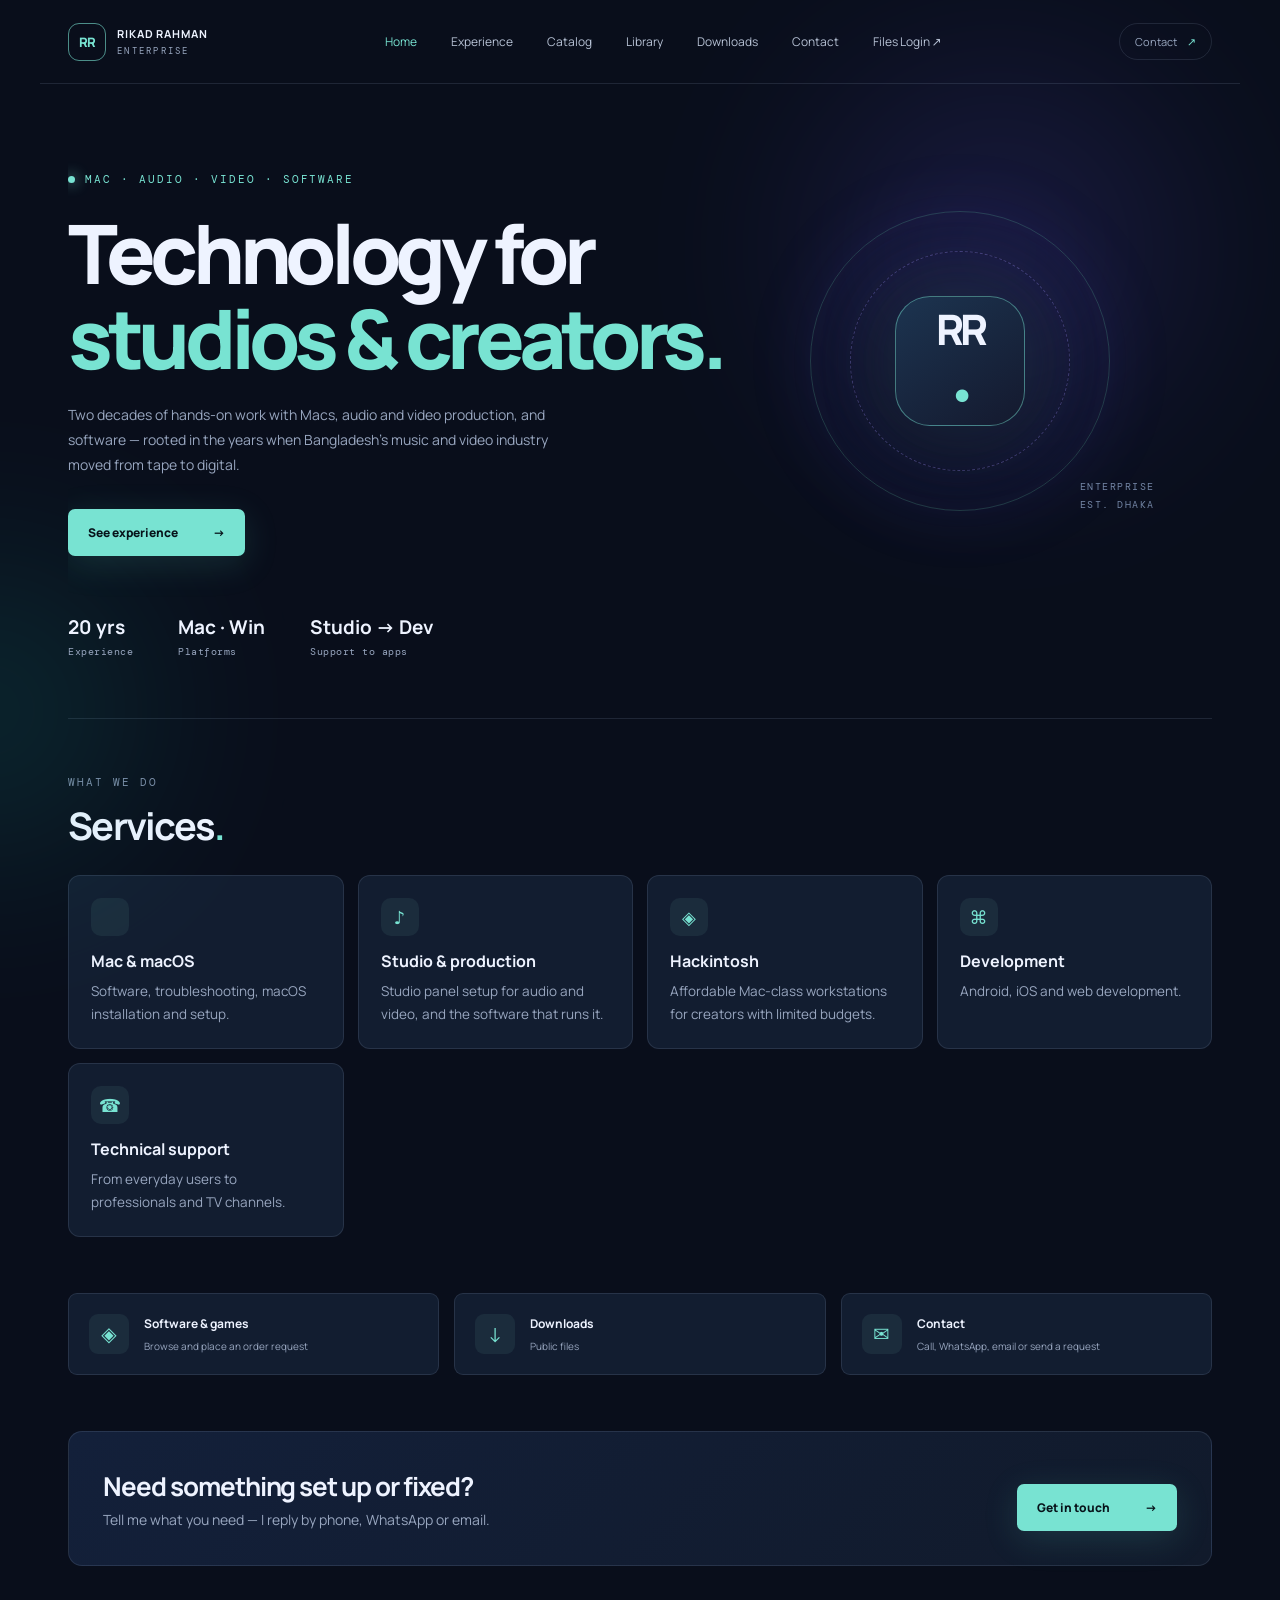
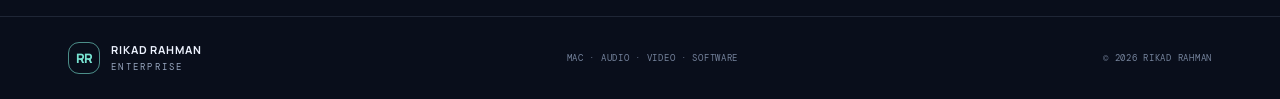
<file: index.html>
<!doctype html><html lang="en"><head><meta charset="utf-8"><meta name="viewport" content="width=device-width,initial-scale=1"><meta name="theme-color" content="#090e1b"><meta name="description" content="Mac, audio-video and software solutions from Dhaka, Bangladesh."><title>Rikad Rahman Enterprise</title><link rel="icon" href="data:image/svg+xml,%3Csvg xmlns='http://www.w3.org/2000/svg' viewBox='0 0 64 64'%3E%3Crect width='64' height='64' rx='14' fill='%230b1020'/%3E%3Ctext x='32' y='42' font-size='28' font-family='sans-serif' font-weight='800' text-anchor='middle' fill='%2378e3d2'%3ERR%3C/text%3E%3C/svg%3E"><link rel="stylesheet" href="/portal/style.css"><link rel="stylesheet" href="/assets/site.css"></head><body data-site="enterprise"><div class="ambient ambient-a"></div><div class="ambient ambient-b"></div><header class="topbar"><a class="brand" href="/"><span class="brand-mark">RR</span><span><b>RIKAD RAHMAN</b><small>ENTERPRISE</small></span></a><nav><a href="/" class="on">Home</a><a href="/experience.html">Experience</a><a href="/catalog.html">Catalog</a><a href="/portal/">Library</a><a href="/downloads/">Downloads</a><a href="/contact.html">Contact</a><a href="https://nas.rikadrahman.dpdns.org/files" target="_blank" rel="noopener">Files Login ↗</a></nav><a class="admin-link" href="/contact.html">Contact <span>↗</span></a></header><main><section class="hero"><div class="eyebrow"><span class="pulse"></span> MAC · AUDIO · VIDEO · SOFTWARE</div><h1>Technology for<br><em>studios &amp; creators.</em></h1><p class="hero-copy">Two decades of hands-on work with Macs, audio and video production, and software — rooted in the years when Bangladesh's music and video industry moved from tape to digital.</p><a class="primary-btn" href="/experience.html">See experience <span>→</span></a><div class="hero-stats"><div><strong>20 yrs</strong><span>Experience</span></div><div><strong>Mac · Win</strong><span>Platforms</span></div><div><strong>Studio → Dev</strong><span>Support to apps</span></div></div><div class="hero-art"><div class="art-core">RR<span>•</span></div><div class="art-ring"></div><div class="art-ring ring-two"></div><div class="art-label">ENTERPRISE<br>EST. DHAKA</div></div></section><section class="rr-sec"><div class="eyebrow muted">WHAT WE DO</div><h2>Services<span style="color:var(--rr-cyan)">.</span></h2><div class="rr-grid"><div class="rr-card"><div class="rr-ic"></div><h3>Mac &amp; macOS</h3><p>Software, troubleshooting, macOS installation and setup.</p></div><div class="rr-card"><div class="rr-ic">♪</div><h3>Studio &amp; production</h3><p>Studio panel setup for audio and video, and the software that runs it.</p></div><div class="rr-card"><div class="rr-ic">◈</div><h3>Hackintosh</h3><p>Affordable Mac-class workstations for creators with limited budgets.</p></div><div class="rr-card"><div class="rr-ic">⌘</div><h3>Development</h3><p>Android, iOS and web development.</p></div><div class="rr-card"><div class="rr-ic">☎</div><h3>Technical support</h3><p>From everyday users to professionals and TV channels.</p></div></div></section><section class="quick-links"><a href="/catalog.html"><span>◈</span><b>Software &amp; games</b><small>Browse and place an order request</small></a><a href="/downloads/"><span>↓</span><b>Downloads</b><small>Public files</small></a><a href="/contact.html"><span>✉</span><b>Contact</b><small>Call, WhatsApp, email or send a request</small></a></section><div class="rr-cta"><div><h2>Need something set up or fixed?</h2><p>Tell me what you need — I reply by phone, WhatsApp or email.</p></div><a class="primary-btn" href="/contact.html">Get in touch <span>→</span></a></div><div style="height:50px"></div></main><footer><a class="brand footer-brand" href="/"><span class="brand-mark">RR</span><span><b>RIKAD RAHMAN</b><small>ENTERPRISE</small></span></a><span>MAC · AUDIO · VIDEO · SOFTWARE</span><span>© <span id="year"></span> RIKAD RAHMAN</span></footer><script src="/js/site.js"></script></body></html>
</file>
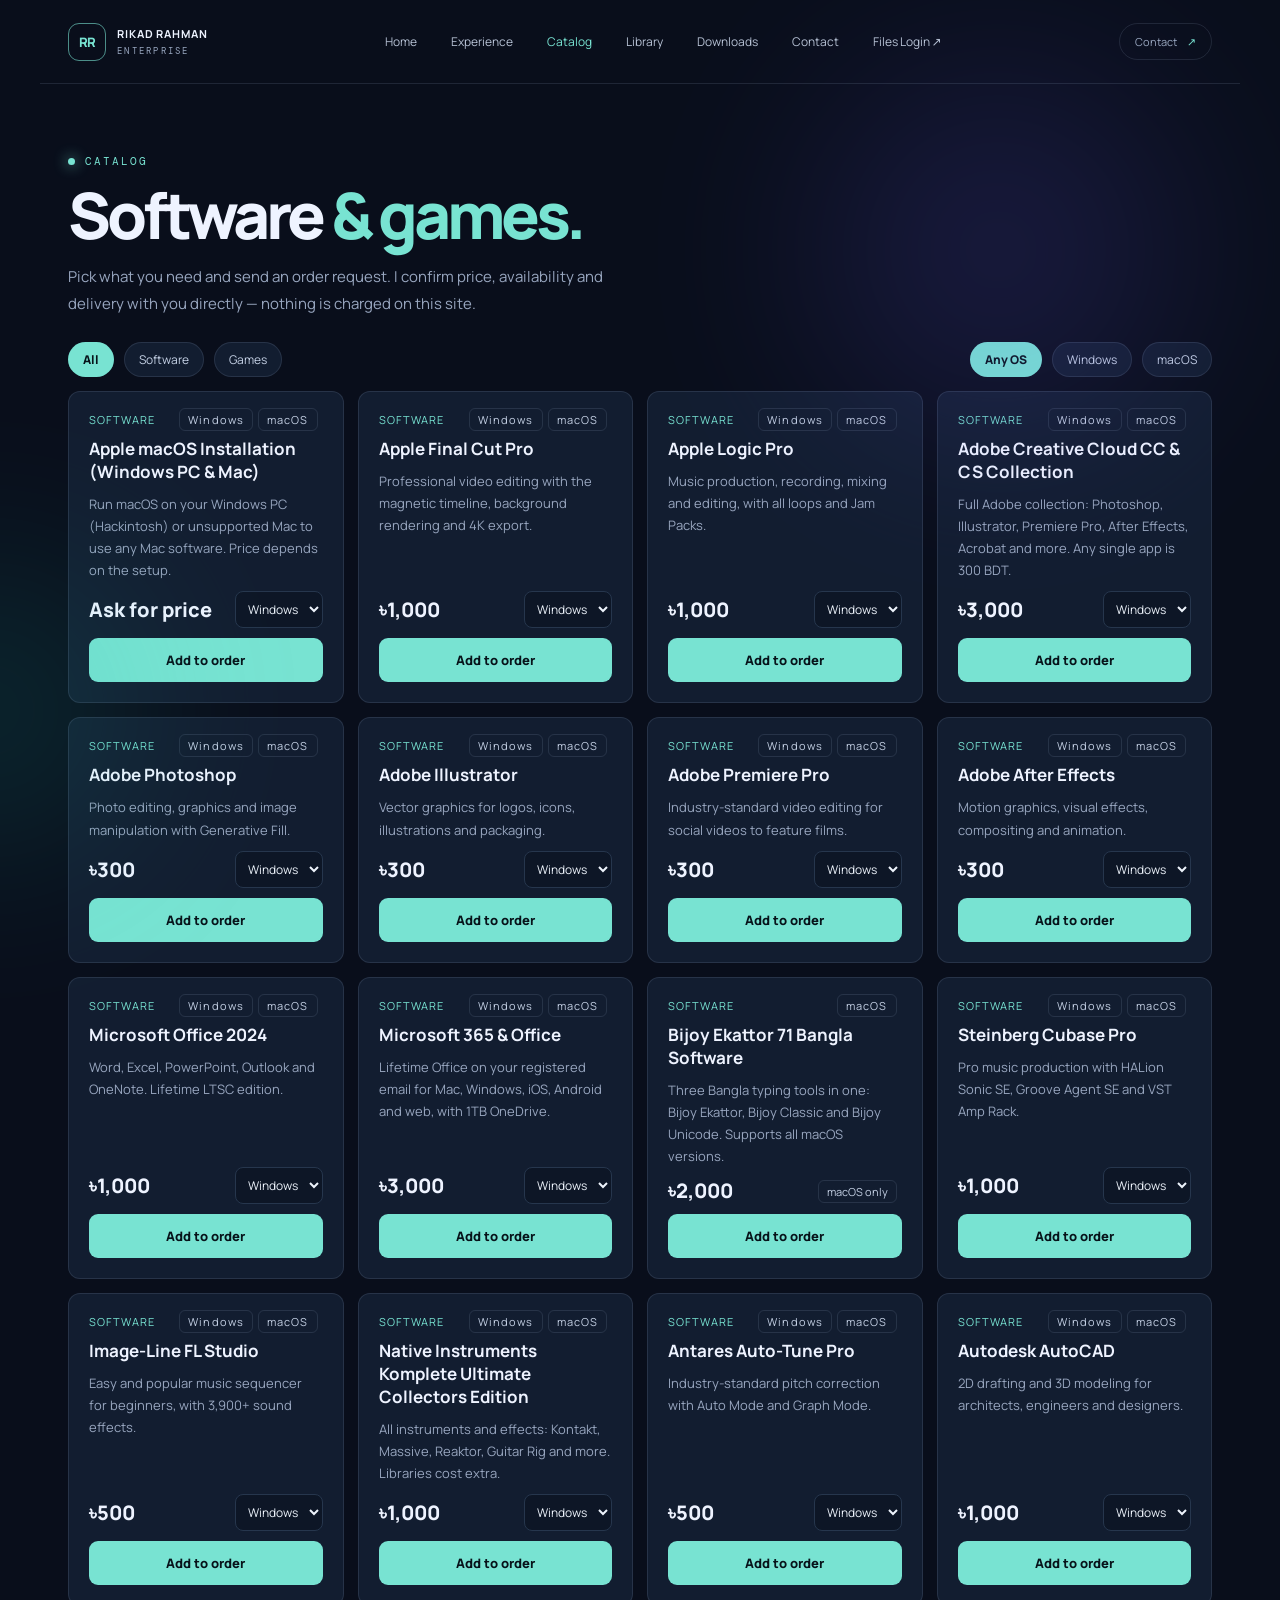
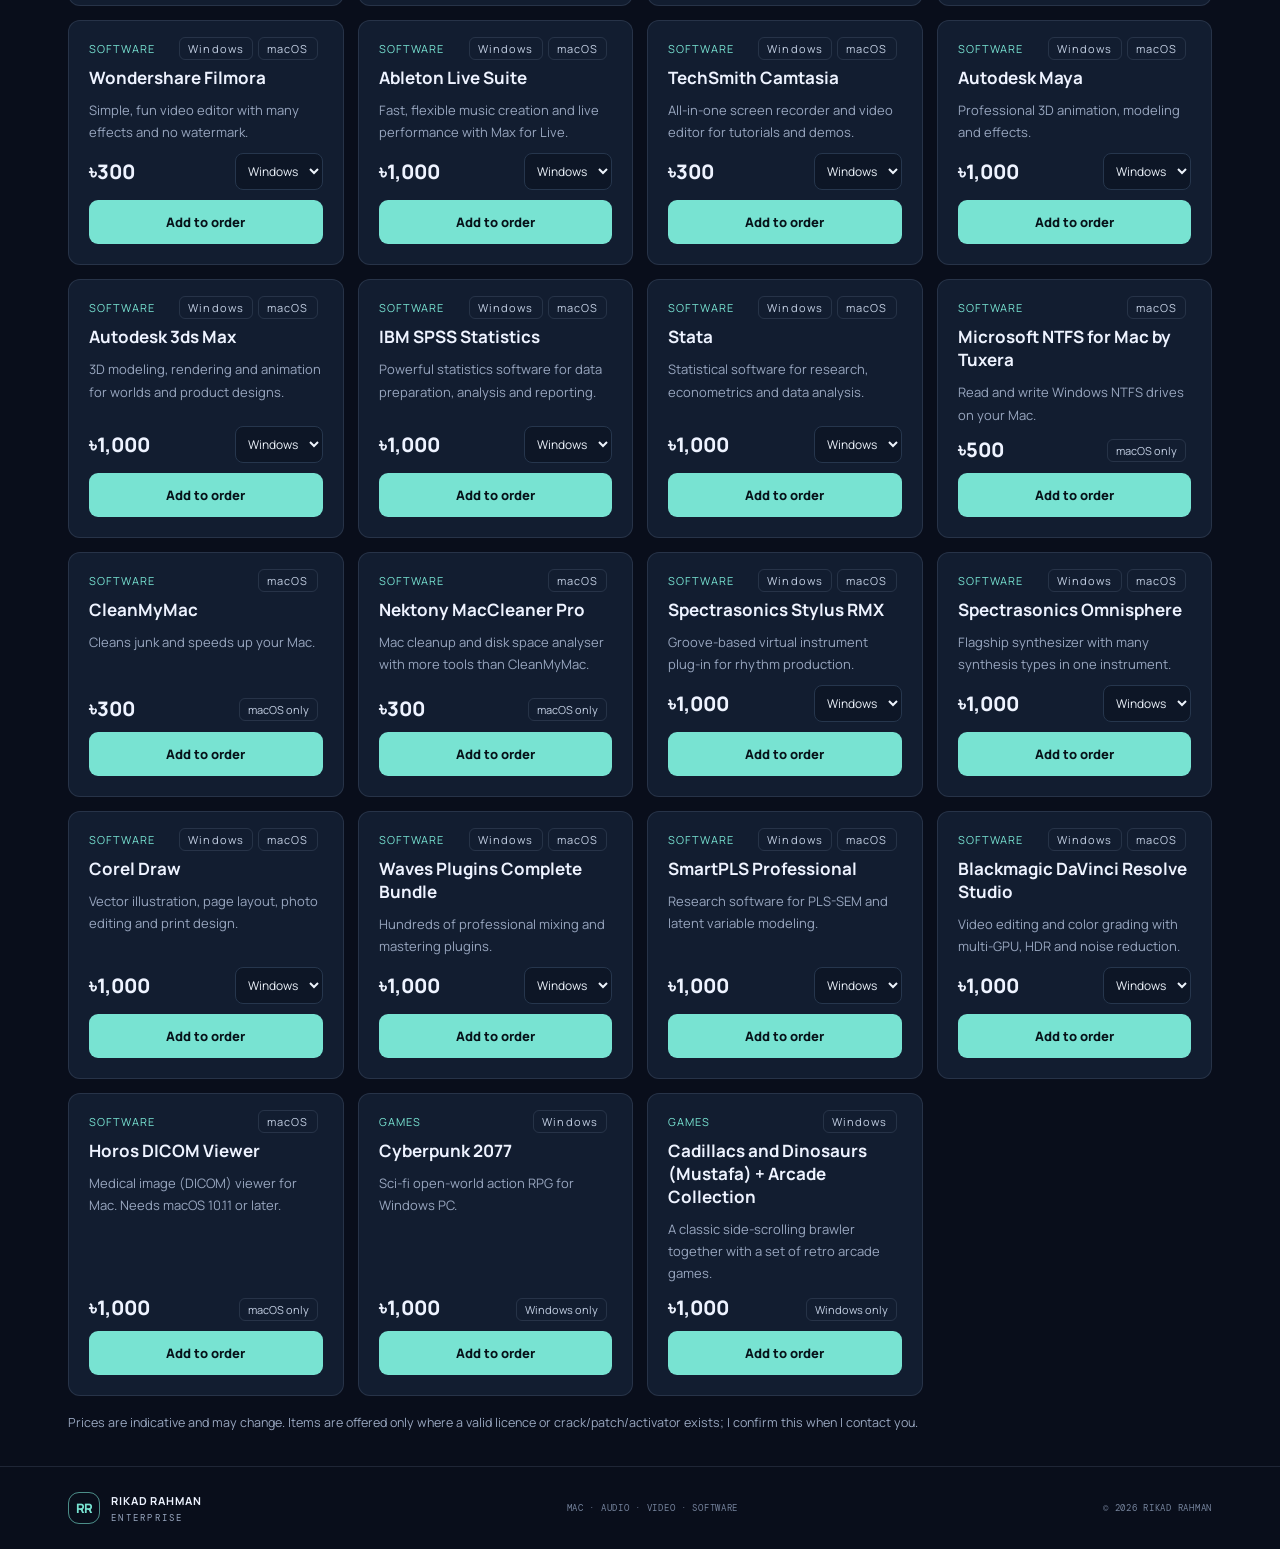
<file: catalog.html>
<!doctype html><html lang="en"><head><meta charset="utf-8"><meta name="viewport" content="width=device-width,initial-scale=1"><meta name="theme-color" content="#090e1b"><meta name="description" content="Software and games catalogue with order requests."><title>Catalog | Rikad Rahman Enterprise</title><link rel="icon" href="data:image/svg+xml,%3Csvg xmlns='http://www.w3.org/2000/svg' viewBox='0 0 64 64'%3E%3Crect width='64' height='64' rx='14' fill='%230b1020'/%3E%3Ctext x='32' y='42' font-size='28' font-family='sans-serif' font-weight='800' text-anchor='middle' fill='%2378e3d2'%3ERR%3C/text%3E%3C/svg%3E"><link rel="stylesheet" href="/portal/style.css"><link rel="stylesheet" href="/assets/site.css"></head><body data-site="enterprise"><div class="ambient ambient-a"></div><div class="ambient ambient-b"></div><header class="topbar"><a class="brand" href="/"><span class="brand-mark">RR</span><span><b>RIKAD RAHMAN</b><small>ENTERPRISE</small></span></a><nav><a href="/">Home</a><a href="/experience.html">Experience</a><a href="/catalog.html" class="on">Catalog</a><a href="/portal/">Library</a><a href="/downloads/">Downloads</a><a href="/contact.html">Contact</a><a href="https://nas.rikadrahman.dpdns.org/files" target="_blank" rel="noopener">Files Login ↗</a></nav><a class="admin-link" href="/contact.html">Contact <span>↗</span></a></header><main><section class="rr-page"><div class="eyebrow"><span class="pulse"></span> CATALOG</div><h1>Software <em>&amp; games.</em></h1><p class="rr-lead">Pick what you need and send an order request. I confirm price, availability and delivery with you directly — nothing is charged on this site.</p><div class="rr-bar"><button class="on" data-cat="All">All</button><button data-cat="Software">Software</button><button data-cat="Games">Games</button><span class="sp"></span><button class="on" data-plat="Any">Any OS</button><button data-plat="win">Windows</button><button data-plat="mac">macOS</button></div><div id="shop" class="rr-shop"><p class="rr-note">Loading…</p></div><div id="cartBar" class="rr-cart hidden"><span><b id="cartCount">0</b> item(s) · Total: <b id="cartTotal">—</b></span><button id="review" class="rr-btn">Review &amp; send order</button></div><div id="orderPanel" class="rr-order hidden"><h3 style="margin-top:0">Your order</h3><ul id="orderList"></ul><form id="orderForm" class="rr-form"><input name="name" placeholder="Your name" maxlength="80"><input name="contact" placeholder="Phone or email *" required maxlength="120"><textarea name="message" rows="3" placeholder="Notes (optional)" maxlength="800"></textarea><input class="rr-hp" name="hp" tabindex="-1" autocomplete="off" aria-hidden="true"><button class="rr-btn" type="submit">Send order request</button><p id="orderStatus" class="rr-status" role="status"></p></form></div><p class="rr-note">Prices are indicative and may change. Items are offered only where a valid licence or crack/patch/activator exists; I confirm this when I contact you.</p></section></main><footer><a class="brand footer-brand" href="/"><span class="brand-mark">RR</span><span><b>RIKAD RAHMAN</b><small>ENTERPRISE</small></span></a><span>MAC · AUDIO · VIDEO · SOFTWARE</span><span>© <span id="year"></span> RIKAD RAHMAN</span></footer><script src="/js/site.js"></script><script src="/js/shop.js"></script></body></html>
</file>
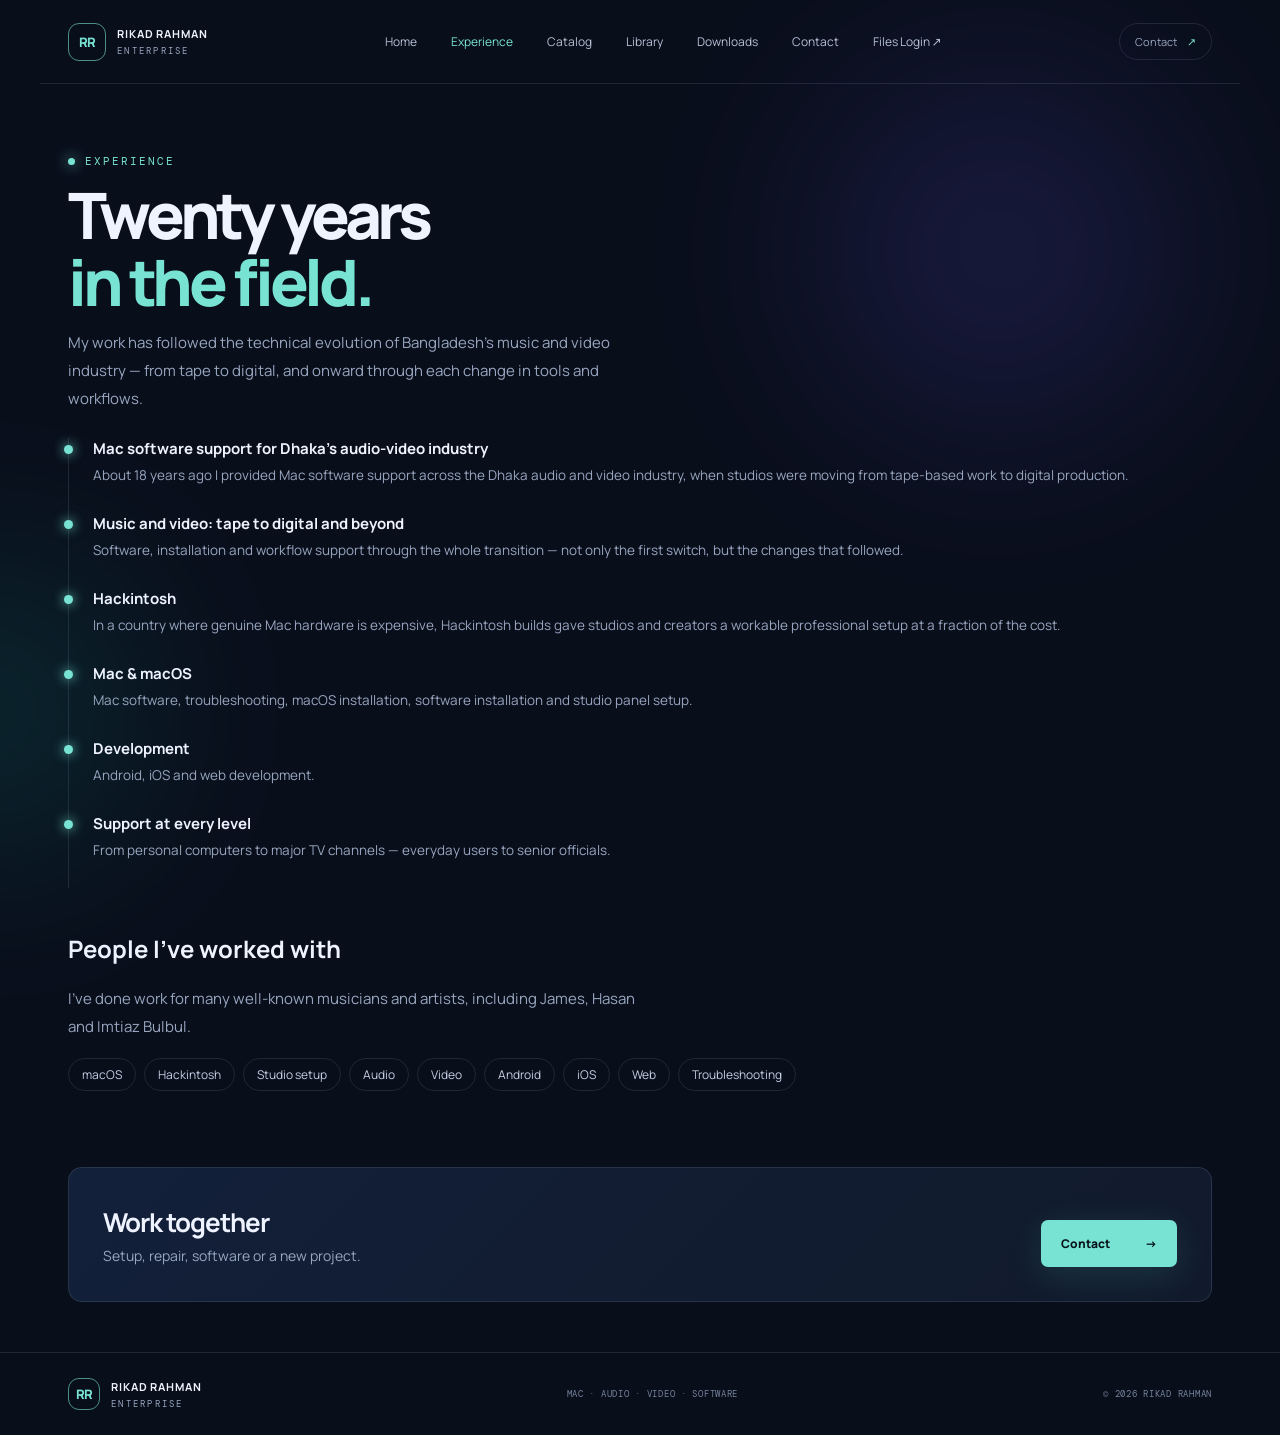
<file: experience.html>
<!doctype html><html lang="en"><head><meta charset="utf-8"><meta name="viewport" content="width=device-width,initial-scale=1"><meta name="theme-color" content="#090e1b"><meta name="description" content="Experience in Mac, audio-video, Hackintosh and software development."><title>Experience | Rikad Rahman Enterprise</title><link rel="icon" href="data:image/svg+xml,%3Csvg xmlns='http://www.w3.org/2000/svg' viewBox='0 0 64 64'%3E%3Crect width='64' height='64' rx='14' fill='%230b1020'/%3E%3Ctext x='32' y='42' font-size='28' font-family='sans-serif' font-weight='800' text-anchor='middle' fill='%2378e3d2'%3ERR%3C/text%3E%3C/svg%3E"><link rel="stylesheet" href="/portal/style.css"><link rel="stylesheet" href="/assets/site.css"></head><body data-site="enterprise"><div class="ambient ambient-a"></div><div class="ambient ambient-b"></div><header class="topbar"><a class="brand" href="/"><span class="brand-mark">RR</span><span><b>RIKAD RAHMAN</b><small>ENTERPRISE</small></span></a><nav><a href="/">Home</a><a href="/experience.html" class="on">Experience</a><a href="/catalog.html">Catalog</a><a href="/portal/">Library</a><a href="/downloads/">Downloads</a><a href="/contact.html">Contact</a><a href="https://nas.rikadrahman.dpdns.org/files" target="_blank" rel="noopener">Files Login ↗</a></nav><a class="admin-link" href="/contact.html">Contact <span>↗</span></a></header><main><section class="rr-page"><div class="eyebrow"><span class="pulse"></span> EXPERIENCE</div><h1>Twenty years<br><em>in the field.</em></h1><p class="rr-lead">My work has followed the technical evolution of Bangladesh's music and video industry — from tape to digital, and onward through each change in tools and workflows.</p><ul class="rr-time"><li><b>Mac software support for Dhaka's audio-video industry</b><span>About 18 years ago I provided Mac software support across the Dhaka audio and video industry, when studios were moving from tape-based work to digital production.</span></li><li><b>Music and video: tape to digital and beyond</b><span>Software, installation and workflow support through the whole transition — not only the first switch, but the changes that followed.</span></li><li><b>Hackintosh</b><span>In a country where genuine Mac hardware is expensive, Hackintosh builds gave studios and creators a workable professional setup at a fraction of the cost.</span></li><li><b>Mac &amp; macOS</b><span>Mac software, troubleshooting, macOS installation, software installation and studio panel setup.</span></li><li><b>Development</b><span>Android, iOS and web development.</span></li><li><b>Support at every level</b><span>From personal computers to major TV channels — everyday users to senior officials.</span></li></ul><h2 style="margin-top:44px">People I've worked with</h2><p class="rr-lead rr-names">I've done work for many well-known musicians and artists, including James, Hasan and Imtiaz Bulbul.</p><div class="rr-chips"><span>macOS</span><span>Hackintosh</span><span>Studio setup</span><span>Audio</span><span>Video</span><span>Android</span><span>iOS</span><span>Web</span><span>Troubleshooting</span></div></section><div class="rr-cta"><div><h2>Work together</h2><p>Setup, repair, software or a new project.</p></div><a class="primary-btn" href="/contact.html">Contact <span>→</span></a></div><div style="height:50px"></div></main><footer><a class="brand footer-brand" href="/"><span class="brand-mark">RR</span><span><b>RIKAD RAHMAN</b><small>ENTERPRISE</small></span></a><span>MAC · AUDIO · VIDEO · SOFTWARE</span><span>© <span id="year"></span> RIKAD RAHMAN</span></footer><script src="/js/site.js"></script></body></html>
</file>
<file: portal/style.css>
@import url('https://fonts.googleapis.com/css2?family=DM+Mono:wght@400;500&family=Manrope:wght@400;500;600;700;800&display=swap');
:root{--bg:#090e1b;--panel:#111a2b;--panel2:#151f33;--line:rgba(180,198,230,.13);--text:#eef3ff;--muted:#98a6bf;--cyan:#78e3d2;--violet:#9c91ff}
*{box-sizing:border-box}html{scroll-behavior:smooth}body{margin:0;background:var(--bg);color:var(--text);font-family:Manrope,system-ui,sans-serif;overflow-x:hidden}a{color:inherit;text-decoration:none}.ambient{position:absolute;filter:blur(100px);opacity:.17;pointer-events:none;border-radius:50%}.ambient-a{width:360px;height:360px;background:#6556e8;top:70px;right:8%}.ambient-b{width:280px;height:280px;background:#1bbda9;top:570px;left:-150px}
.topbar{height:84px;max-width:1200px;margin:auto;padding:0 28px;display:flex;align-items:center;justify-content:space-between;border-bottom:1px solid var(--line);position:relative;z-index:2}.brand{display:flex;align-items:center;gap:11px;letter-spacing:.08em;font-size:11px}.brand-mark{width:38px;height:38px;border:1px solid rgba(120,227,210,.6);border-radius:11px;display:grid;place-items:center;color:var(--cyan);font-weight:800;font-size:13px;letter-spacing:-.05em}.brand b,.brand small{display:block}.brand small{font-family:"DM Mono",monospace;color:var(--muted);font-size:9px;letter-spacing:.25em;margin-top:4px}.topbar nav{display:flex;gap:34px;color:#b6c1d4;font-size:12px}.topbar nav a:hover,.admin-link:hover{color:var(--cyan)}.admin-link{font-size:11px;color:var(--muted);border:1px solid var(--line);border-radius:30px;padding:10px 15px}.admin-link span{color:var(--cyan);margin-left:8px}
main{max-width:1200px;margin:auto;padding:0 28px}.hero{min-height:550px;padding:88px 0 60px;position:relative;overflow:hidden}.eyebrow{font:11px "DM Mono",monospace;letter-spacing:.18em;color:var(--cyan);display:flex;align-items:center;gap:10px}.pulse{width:7px;height:7px;border-radius:50%;background:var(--cyan);box-shadow:0 0 14px var(--cyan)}h1{font-size:clamp(48px,7vw,82px);line-height:1.04;letter-spacing:-.065em;margin:25px 0 20px;font-weight:800;position:relative;z-index:1}h1 em,h2 em{font-style:normal;color:var(--cyan)}.hero-copy{max-width:480px;color:var(--muted);line-height:1.8;font-size:14px}.primary-btn{display:inline-flex;gap:35px;align-items:center;background:var(--cyan);color:#07131a;font-weight:800;font-size:12px;padding:15px 20px;border-radius:7px;margin-top:18px;box-shadow:0 8px 35px #55d9c326}.primary-btn:hover{transform:translateY(-2px)}.hero-stats{display:flex;gap:45px;margin-top:58px}.hero-stats div{display:grid;gap:5px}.hero-stats strong{font-size:19px}.hero-stats span{font:10px "DM Mono",monospace;color:var(--muted);letter-spacing:.05em}.hero-art{position:absolute;width:390px;height:390px;right:5%;top:82px;display:grid;place-items:center}.art-ring{position:absolute;width:300px;height:300px;border:1px solid #78e3d233;border-radius:50%;box-shadow:0 0 70px #625be31c,inset 0 0 60px #625be31a}.ring-two{width:220px;height:220px;border-color:#9c91ff55;border-style:dashed;animation:spin 50s linear infinite}.art-core{width:130px;height:130px;border-radius:35px;display:grid;place-items:center;background:linear-gradient(145deg,#1c3450,#14192e);border:1px solid #78e3d277;font-size:42px;font-weight:800;letter-spacing:-.1em;box-shadow:0 0 80px #5f9eab33;z-index:1}.art-core span{color:var(--cyan)}.art-label{position:absolute;right:0;bottom:42px;font:10px/1.8 "DM Mono",monospace;color:#7385a5;letter-spacing:.15em}.hero-orbit{position:absolute;border:1px solid #9c91ff33;border-radius:50%;width:7px;height:7px;right:17%;top:90px;box-shadow:0 0 20px var(--violet)}.orbit-two{right:34%;top:390px;background:var(--cyan);border:0}@keyframes spin{to{transform:rotate(360deg)}}
.catalog-section{padding:70px 0 100px;border-top:1px solid var(--line)}.section-heading{display:flex;justify-content:space-between;align-items:end}.muted{color:#7d8ba6}.section-heading h2,.banner h2{font-size:clamp(30px,4vw,43px);letter-spacing:-.05em;margin:12px 0 0}.section-heading h2 span{color:var(--cyan)}.count{font:10px "DM Mono",monospace;color:var(--muted)}.toolbar{display:flex;justify-content:space-between;gap:20px;margin:34px 0 25px;flex-wrap:wrap}.search{height:46px;max-width:390px;min-width:240px;flex:1;display:flex;align-items:center;gap:12px;background:var(--panel);border:1px solid var(--line);border-radius:7px;padding:0 14px;color:var(--cyan)}.search span{font-size:23px}.search input{background:none;border:0;outline:0;color:var(--text);width:100%;font:12px Manrope}.search input::placeholder{color:#687892}.filters{display:flex;gap:7px;flex-wrap:wrap}.filter{background:transparent;border:1px solid var(--line);color:var(--muted);padding:0 15px;border-radius:6px;font:11px Manrope;cursor:pointer}.filter:hover,.filter.active{background:#172b37;border-color:#78e3d266;color:var(--cyan)}.grid{display:grid;grid-template-columns:repeat(3,1fr);gap:15px}.item{background:linear-gradient(145deg,#121d30,#0e1727);border:1px solid var(--line);border-radius:10px;padding:21px;min-height:245px;display:flex;flex-direction:column;transition:.2s}.item:hover{transform:translateY(-4px);border-color:#78e3d255}.item-top{display:flex;justify-content:space-between;align-items:center}.item-icon{width:40px;height:40px;border-radius:10px;background:#1b2c3c;display:grid;place-items:center;color:var(--cyan);font-size:18px}.tag{font:9px "DM Mono",monospace;color:var(--cyan);background:#78e3d212;border:1px solid #78e3d226;padding:6px 8px;border-radius:4px}.item h3{font-size:16px;margin:20px 0 8px;letter-spacing:-.03em}.item p{font-size:11px;line-height:1.7;color:var(--muted);margin:0}.meta{display:flex;gap:12px;flex-wrap:wrap;color:#7d8ba6;font:9px "DM Mono",monospace;margin-top:15px}.item-bottom{margin-top:auto;padding-top:20px;display:flex;justify-content:space-between;align-items:center}.download{font:11px Manrope;font-weight:800;color:#07131a;background:var(--cyan);border:0;border-radius:5px;padding:10px 13px;cursor:pointer}.download:disabled{opacity:.35;cursor:not-allowed}.path-note{font:9px "DM Mono",monospace;color:#7889a5}.loading,.empty{grid-column:1/-1;text-align:center;padding:55px;color:var(--muted);font-size:12px}.hidden{display:none!important}
.banner{border:1px solid var(--line);border-radius:12px;padding:42px;display:grid;grid-template-columns:1fr 1fr;gap:35px;background:radial-gradient(ellipse at 10% 0%,#1c3b443b,transparent 60%),#101a2b;margin-bottom:25px}.banner p{align-self:center;color:var(--muted);font-size:12px;line-height:2;max-width:440px}.admin-note{display:flex;gap:15px;align-items:flex-start;padding:25px 0 65px;color:var(--muted)}.note-icon{color:var(--cyan);font-size:20px}.admin-note b{font-size:11px;color:#dce6f6}.admin-note p{font-size:10px;line-height:1.7;margin:7px 0 0}footer{border-top:1px solid var(--line);padding:25px max(28px,calc((100vw - 1144px)/2));display:flex;align-items:center;justify-content:space-between;gap:18px;color:#74829b;font:9px "DM Mono",monospace;letter-spacing:.08em}.footer-brand{color:var(--text);font-family:Manrope}.footer-brand .brand-mark{width:32px;height:32px}
@media(max-width:800px){.hero-art{right:-130px;opacity:.45}.hero{min-height:560px}.grid{grid-template-columns:repeat(2,1fr)}.banner{grid-template-columns:1fr;gap:12px}.banner p{margin:0}}@media(max-width:560px){.topbar{height:70px;padding:0 18px}.topbar nav{gap:15px}.admin-link{display:none}main{padding:0 18px}.hero{padding-top:75px;min-height:550px}.hero-art{right:-210px;top:130px;transform:scale(.8)}.hero-copy{max-width:330px}.hero-stats{gap:22px;margin-top:48px}.hero-stats strong{font-size:16px}.hero-stats span{font-size:8px}.catalog-section{padding:55px 0 70px}.section-heading{align-items:start;gap:15px;flex-direction:column}.toolbar{margin-top:25px}.search{max-width:none}.filters{width:100%}.filter{height:35px;flex:1;padding:0 8px}.grid{grid-template-columns:1fr}.item{min-height:225px}.banner{padding:25px}.admin-note{padding-bottom:45px}footer{padding:22px 18px;flex-wrap:wrap}footer>span:nth-child(2){display:none}}

.quick-links{display:grid;grid-template-columns:repeat(3,1fr);gap:15px;margin:0 0 35px}
.quick-links a{display:grid;grid-template-columns:42px 1fr;column-gap:13px;align-items:center;padding:20px;background:#121d30;border:1px solid var(--line);border-radius:9px}
.quick-links a>span{grid-row:span 2;width:40px;height:40px;display:grid;place-items:center;background:#1b2c3c;color:var(--cyan);border-radius:9px;font-size:20px}
.quick-links b{font-size:12px;color:var(--text)}
.quick-links small{font-size:10px;color:var(--muted);margin-top:4px}
.quick-links a:hover{border-color:#78e3d266;transform:translateY(-2px)}
.download-hero{min-height:360px}
@media(max-width:560px){
 .quick-links{grid-template-columns:1fr}
 .topbar nav{gap:10px;font-size:10px}
}
</file>
<file: assets/site.css>
:root{--rr-line:rgba(180,198,230,.13);--rr-muted:#98a6bf;--rr-cyan:#78e3d2}
.topbar nav a.on{color:var(--rr-cyan)}
@media(max-width:760px){.topbar{height:auto!important;flex-wrap:wrap;padding:14px 18px!important;gap:10px}.topbar nav{width:100%;overflow-x:auto;white-space:nowrap;gap:18px!important;font-size:12px!important;padding-bottom:4px}}
.rr-sec{padding:56px 0;border-top:1px solid var(--rr-line)}
.rr-sec h2{font-size:clamp(26px,3.6vw,38px);letter-spacing:-.045em;margin:10px 0 16px}
.rr-lead{color:var(--rr-muted);line-height:1.85;max-width:64ch;font-size:15px;margin:0 0 14px}
.rr-grid{display:grid;grid-template-columns:repeat(auto-fit,minmax(250px,1fr));gap:14px;margin-top:24px}
.rr-card{background:#121d30;border:1px solid var(--rr-line);border-radius:12px;padding:22px}
.rr-card h3{margin:0 0 8px;font-size:16px}.rr-card p{margin:0;color:var(--rr-muted);line-height:1.7;font-size:13.5px}
.rr-card .rr-ic{width:38px;height:38px;border-radius:10px;background:#1b2c3c;color:var(--rr-cyan);display:grid;place-items:center;margin-bottom:14px;font-size:18px}
.rr-time{margin:26px 0 0;padding:0;list-style:none;border-left:1px solid var(--rr-line)}
.rr-time li{position:relative;padding:0 0 26px 24px}.rr-time li:before{content:"";position:absolute;left:-5px;top:7px;width:9px;height:9px;border-radius:50%;background:var(--rr-cyan);box-shadow:0 0 12px var(--rr-cyan)}
.rr-time b{display:block;font-size:15px;margin-bottom:4px}.rr-time span{color:var(--rr-muted);font-size:13.5px;line-height:1.7}
.rr-chips{display:flex;flex-wrap:wrap;gap:8px;margin-top:18px}.rr-chips span{border:1px solid var(--rr-line);border-radius:30px;padding:7px 13px;font-size:12px;color:#c4d0e4}
.rr-cta{margin-top:56px;padding:34px;border:1px solid var(--rr-line);border-radius:14px;background:linear-gradient(135deg,#13203a,#111a2b);display:flex;gap:20px;justify-content:space-between;align-items:center;flex-wrap:wrap}
.rr-cta h2{margin:0;font-size:26px;letter-spacing:-.04em}.rr-cta p{margin:6px 0 0;color:var(--rr-muted);font-size:14px}
.rr-page{padding:70px 0 20px}.rr-page h1{font-size:clamp(38px,6vw,64px);margin:14px 0 14px}
.rr-note{color:var(--rr-muted);font-size:12.5px;line-height:1.7;margin-top:16px}
.rr-form{display:grid;gap:10px;max-width:600px}
.rr-form input,.rr-form select,.rr-form textarea{background:#0d1626;border:1px solid #26364d;border-radius:9px;color:#edf3fb;padding:12px 13px;font:inherit;font-size:14px;width:100%}
.rr-form input:focus,.rr-form select:focus,.rr-form textarea:focus{outline:0;border-color:#67d5c1}
.rr-hp{position:absolute!important;left:-9999px;width:1px;height:1px;opacity:0}
.rr-btn{background:#78e3d2;color:#07131a;border:0;border-radius:9px;padding:13px 18px;font:inherit;font-weight:800;font-size:13px;cursor:pointer}
.rr-btn:disabled{opacity:.55;cursor:wait}.rr-btn.ghost{background:transparent;color:#edf3fb;border:1px solid #3a4b66}
.rr-status{margin:2px 0 0;font-size:13.5px;color:#a8b7cb;min-height:20px}
.rr-bar{display:flex;gap:10px;flex-wrap:wrap;margin:24px 0 6px;align-items:center}
.rr-bar button{background:#121d30;color:#c4d0e4;border:1px solid var(--rr-line);border-radius:30px;padding:8px 14px;font:inherit;font-size:12px;cursor:pointer}
.rr-bar button.on{background:#78e3d2;color:#07131a;border-color:transparent;font-weight:800}.rr-bar .sp{flex:1}
.rr-shop{display:grid;grid-template-columns:repeat(auto-fill,minmax(270px,1fr));gap:14px;margin-top:14px}
.rr-prod{background:#121d30;border:1px solid var(--rr-line);border-radius:12px;padding:20px;display:flex;flex-direction:column;gap:10px}
.rr-prod h3{margin:0;font-size:17px}.rr-prod p{margin:0;color:var(--rr-muted);font-size:13px;line-height:1.7;flex:1}
.rr-prod .top{display:flex;justify-content:space-between;align-items:center;font-size:11px;color:var(--rr-cyan);letter-spacing:.1em}
.rr-prod .price{font-size:20px;font-weight:800}.rr-prod .row{display:flex;gap:10px;align-items:center;justify-content:space-between;flex-wrap:wrap}
.rr-prod select{background:#0d1626;color:#edf3fb;border:1px solid #26364d;border-radius:8px;padding:8px;font:inherit;font-size:12px}
.rr-badge{border:1px solid var(--rr-line);border-radius:6px;padding:3px 8px;font-size:11px;color:#c4d0e4;margin-right:5px}
.rr-cart{position:sticky;bottom:12px;z-index:5;margin-top:24px;background:#0f1a2e;border:1px solid #2b4560;border-radius:12px;padding:14px 18px;display:flex;justify-content:space-between;align-items:center;gap:14px;flex-wrap:wrap;box-shadow:0 10px 40px #0008}
.rr-order{margin-top:18px;background:#121d30;border:1px solid var(--rr-line);border-radius:12px;padding:22px}
.rr-order ul{list-style:none;margin:0 0 16px;padding:0}.rr-order li{display:flex;justify-content:space-between;gap:10px;padding:9px 0;border-bottom:1px solid var(--rr-line);font-size:13.5px}
.rr-order li button{background:none;border:0;color:#ff9a9a;cursor:pointer;font-size:12px}
.hidden{display:none!important}
</file>
